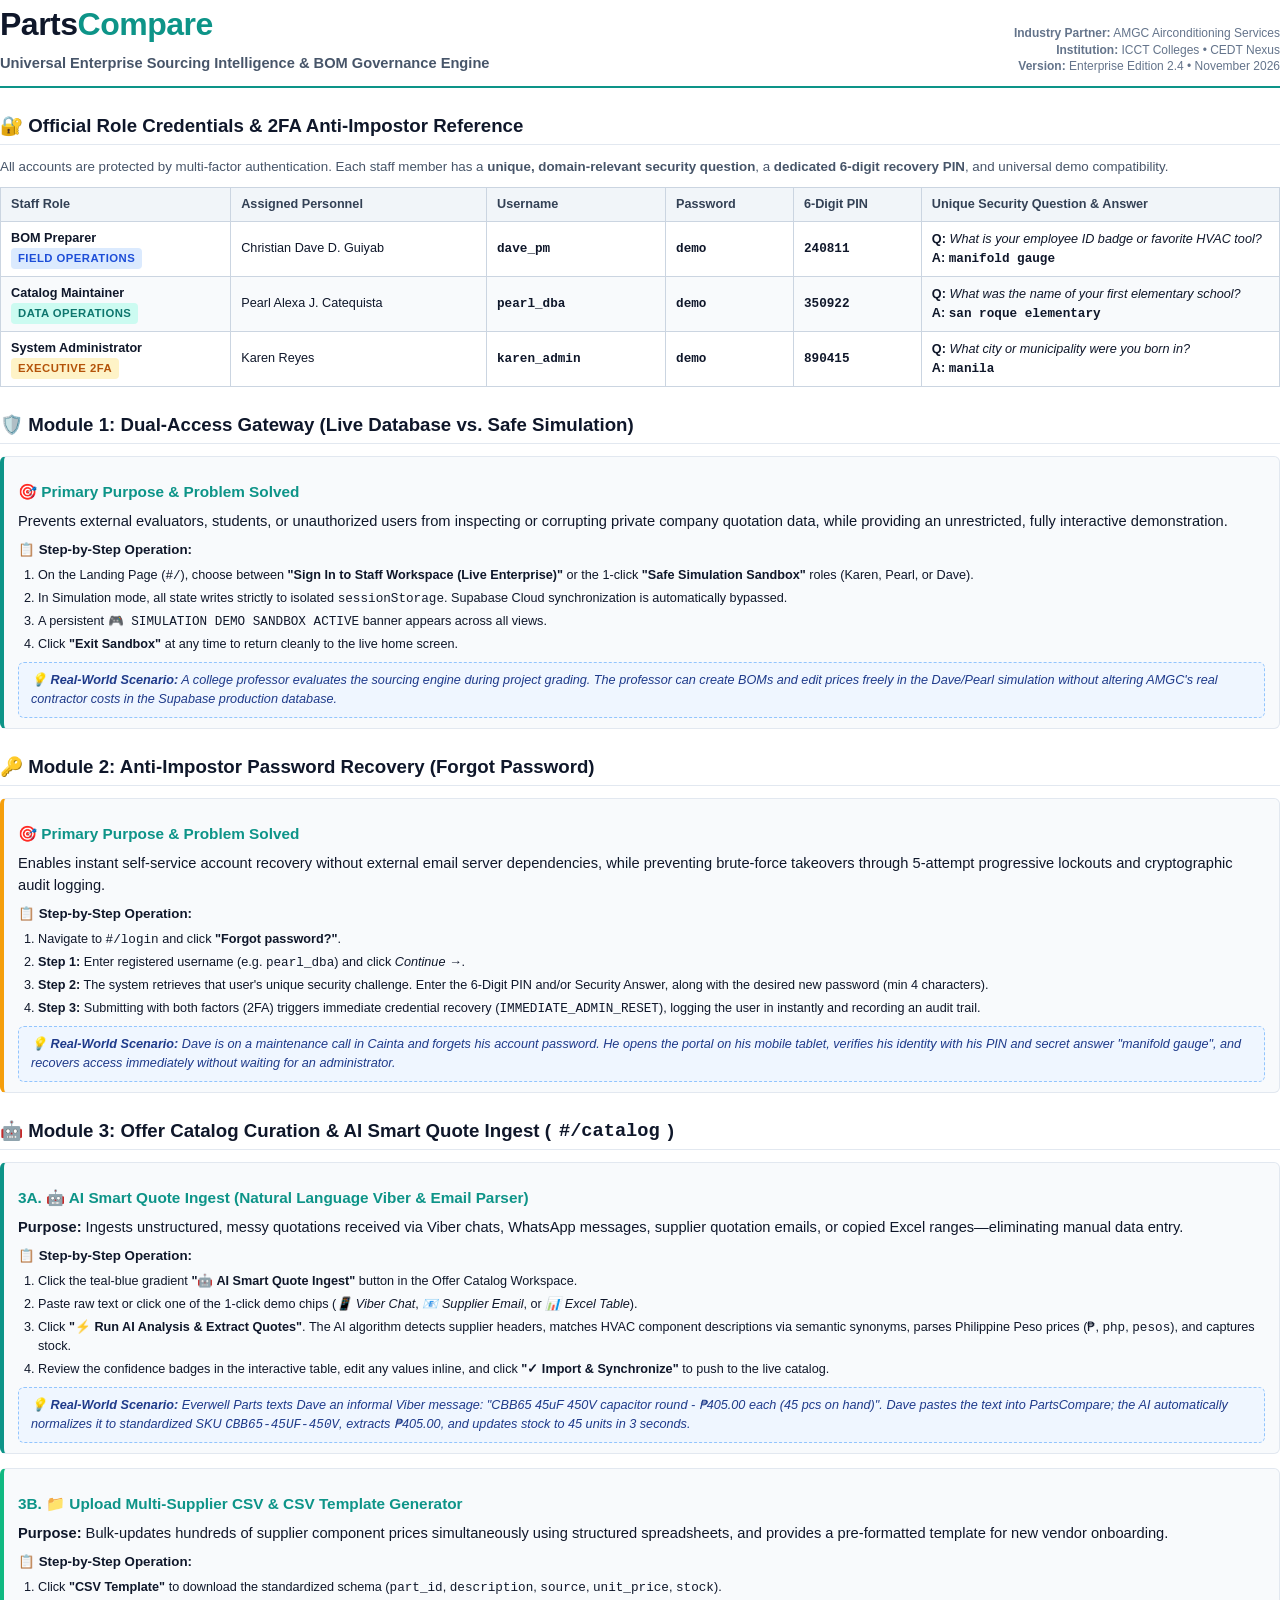
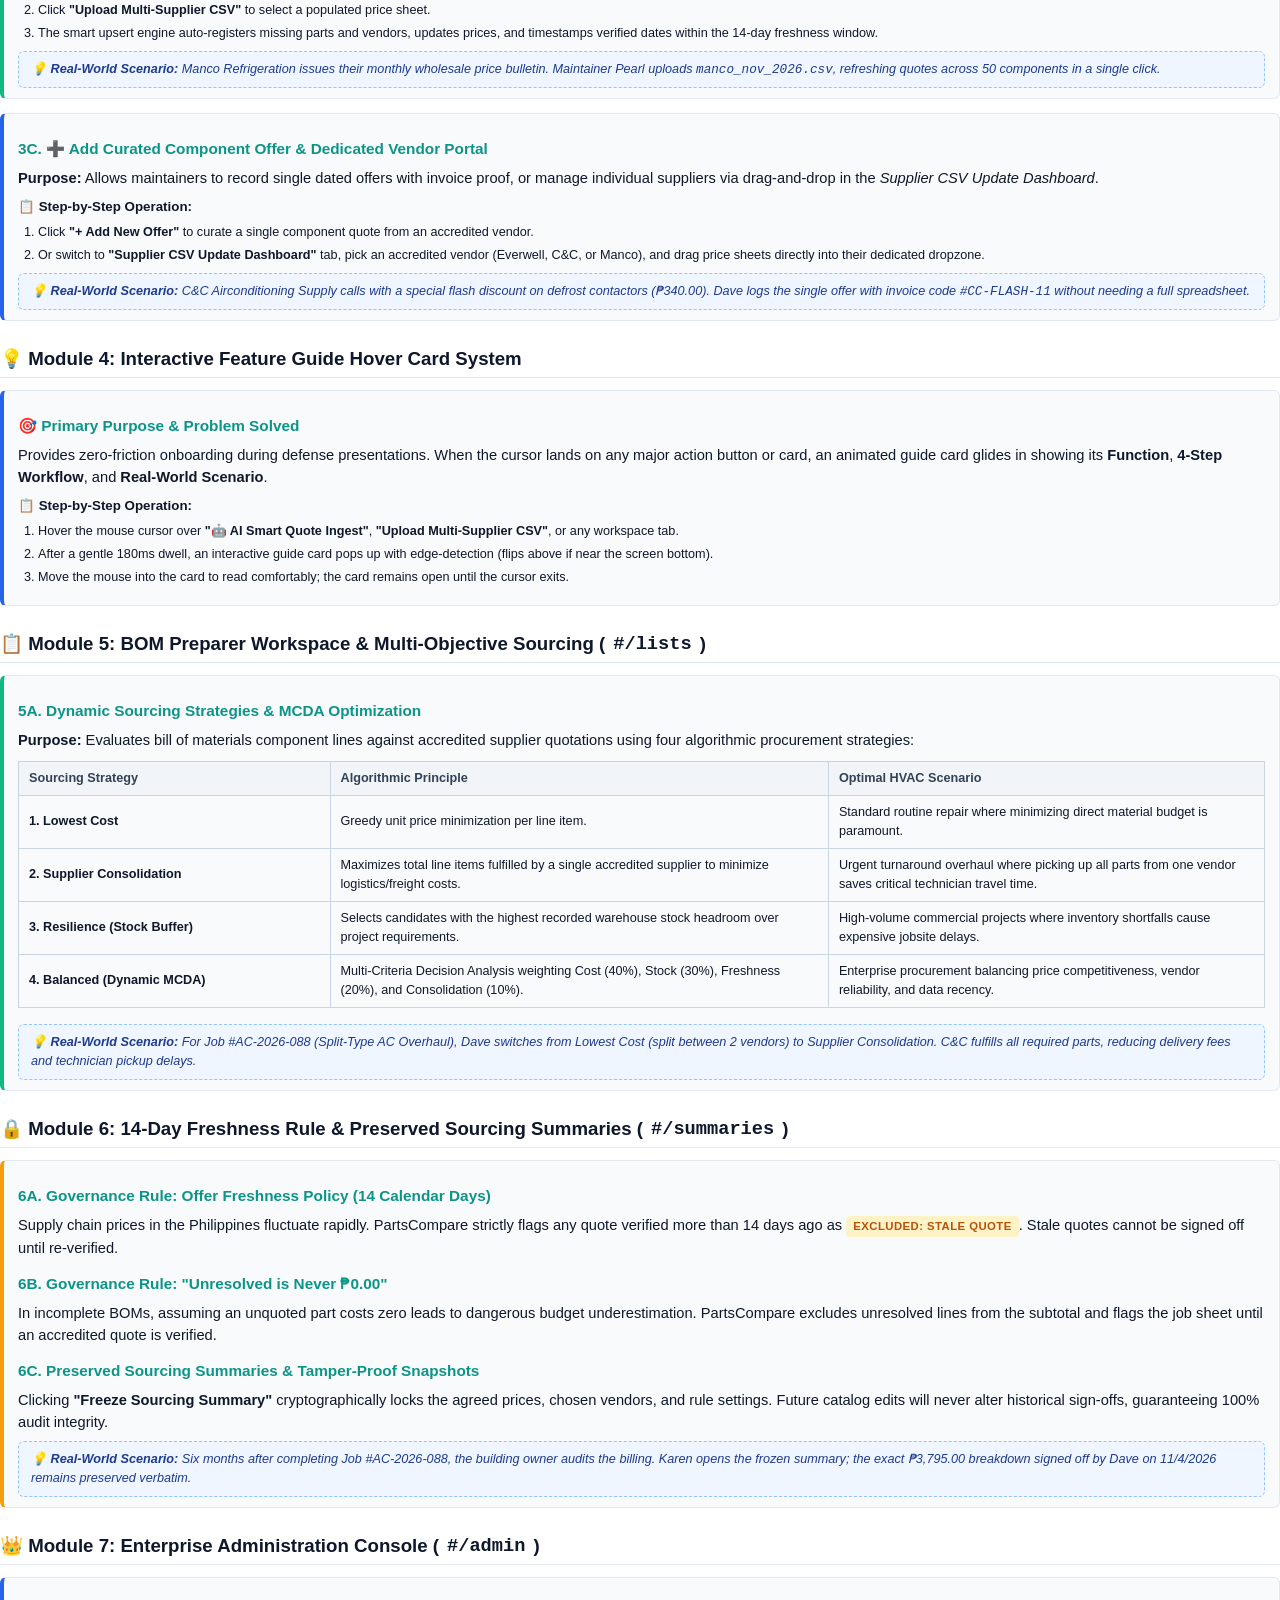
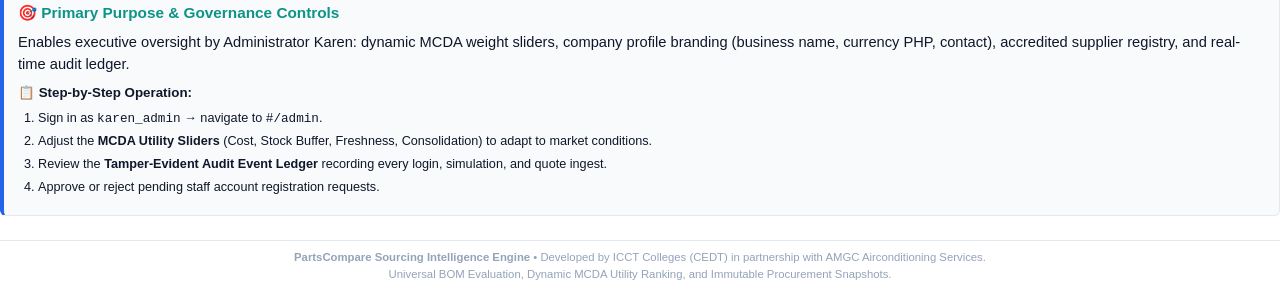
<file: PartsCompare11-04-26 550Am/PartsCompare_System_Summary_and_Credentials.html>
<!DOCTYPE html>
<html lang="en">
<head>
  <meta charset="utf-8">
  <title>PartsCompare — Enterprise System Specification & Executive Defense Manual</title>
  <style>
    @page {
      size: A4;
      margin: 18mm 16mm 18mm 16mm;
    }
    body {
      font-family: -apple-system, BlinkMacSystemFont, 'Segoe UI', Roboto, Helvetica, Arial, sans-serif;
      color: #0F172A;
      background: #FFFFFF;
      line-height: 1.5;
      font-size: 11pt;
      margin: 0;
      padding: 0;
    }
    .header-box {
      border-bottom: 2px solid #0D9488;
      padding-bottom: 12px;
      margin-bottom: 20px;
      display: flex;
      justify-content: space-between;
      align-items: flex-end;
    }
    .brand-title {
      font-size: 24pt;
      font-weight: 800;
      color: #0F172A;
      margin: 0;
      letter-spacing: -0.5px;
    }
    .brand-title span {
      color: #0D9488;
    }
    .sub-title {
      font-size: 11pt;
      color: #475569;
      margin: 4px 0 0;
      font-weight: 600;
    }
    .meta-tag {
      text-align: right;
      font-size: 9pt;
      color: #64748B;
      line-height: 1.35;
    }
    h2 {
      font-size: 14pt;
      font-weight: 700;
      color: #0F172A;
      border-bottom: 1.5px solid #E2E8F0;
      padding-bottom: 4px;
      margin-top: 24px;
      margin-bottom: 12px;
      display: flex;
      align-items: center;
      gap: 8px;
    }
    h3 {
      font-size: 11.5pt;
      font-weight: 700;
      color: #0D9488;
      margin-top: 14px;
      margin-bottom: 6px;
    }
    p {
      margin: 0 0 8px;
    }
    .badge {
      display: inline-block;
      padding: 2px 7px;
      border-radius: 4px;
      font-size: 8.5pt;
      font-weight: 700;
      text-transform: uppercase;
      letter-spacing: 0.04em;
    }
    .badge-teal { background: #CCFBF1; color: #0F766E; }
    .badge-blue { background: #DBEAFE; color: #1D4ED8; }
    .badge-amber { background: #FEF3C7; color: #B45309; }
    .badge-green { background: #DCFCE7; color: #15803D; }

    table {
      width: 100%;
      border-collapse: collapse;
      margin: 10px 0 16px;
      font-size: 9.5pt;
    }
    th, td {
      border: 1px solid #CBD5E1;
      padding: 7px 10px;
      text-align: left;
    }
    th {
      background: #F1F5F9;
      font-weight: 700;
      color: #334155;
    }
    tr:nth-child(even) td {
      background: #F8FAFC;
    }
    .mono {
      font-family: 'Consolas', 'Courier New', monospace;
      font-weight: 700;
      color: #0F172A;
    }
    .card-block {
      background: #F8FAFC;
      border: 1px solid #E2E8F0;
      border-left: 4px solid #0D9488;
      border-radius: 6px;
      padding: 10px 14px;
      margin-bottom: 14px;
      page-break-inside: avoid;
    }
    .card-block.amber {
      border-left-color: #F59E0B;
    }
    .card-block.blue {
      border-left-color: #2563EB;
    }
    .card-block.green {
      border-left-color: #10B981;
    }
    .steps-list {
      margin: 6px 0 8px;
      padding-left: 20px;
      font-size: 9.5pt;
    }
    .steps-list li {
      margin-bottom: 4px;
    }
    .scenario-box {
      background: #EFF6FF;
      border: 1px dashed #93C5FD;
      border-radius: 6px;
      padding: 8px 12px;
      font-size: 9.5pt;
      color: #1E3A8A;
      margin-top: 8px;
      font-style: italic;
    }
    .page-break {
      page-break-before: always;
    }
    .footer-note {
      text-align: center;
      font-size: 8.5pt;
      color: #94A3B8;
      margin-top: 24px;
      border-top: 1px solid #E2E8F0;
      padding-top: 8px;
    }
  </style>
</head>
<body>

  <!-- ==================== HEADER ==================== -->
  <div class="header-box">
    <div>
      <h1 class="brand-title">Parts<span>Compare</span></h1>
      <p class="sub-title">Universal Enterprise Sourcing Intelligence &amp; BOM Governance Engine</p>
    </div>
    <div class="meta-tag">
      <strong>Industry Partner:</strong> AMGC Airconditioning Services<br>
      <strong>Institution:</strong> ICCT Colleges &bull; CEDT Nexus<br>
      <strong>Version:</strong> Enterprise Edition 2.4 &bull; November 2026
    </div>
  </div>

  <!-- ==================== EXECUTIVE CREDENTIALS ==================== -->
  <h2>🔐 Official Role Credentials &amp; 2FA Anti-Impostor Reference</h2>
  <p style="font-size:10pt; color:#475569;">
    All accounts are protected by multi-factor authentication. Each staff member has a <strong>unique, domain-relevant security question</strong>, a <strong>dedicated 6-digit recovery PIN</strong>, and universal demo compatibility.
  </p>

  <table>
    <thead>
      <tr>
        <th style="width:18%;">Staff Role</th>
        <th style="width:20%;">Assigned Personnel</th>
        <th style="width:14%;">Username</th>
        <th style="width:10%;">Password</th>
        <th style="width:10%;">6-Digit PIN</th>
        <th style="width:28%;">Unique Security Question &amp; Answer</th>
      </tr>
    </thead>
    <tbody>
      <tr>
        <td><strong>BOM Preparer</strong><br><span class="badge badge-blue">Field Operations</span></td>
        <td>Christian Dave D. Guiyab</td>
        <td><span class="mono">dave_pm</span></td>
        <td><span class="mono">demo</span></td>
        <td><span class="mono">240811</span></td>
        <td>
          <strong>Q:</strong> <em>What is your employee ID badge or favorite HVAC tool?</em><br>
          <strong>A:</strong> <span class="mono">manifold gauge</span>
        </td>
      </tr>
      <tr>
        <td><strong>Catalog Maintainer</strong><br><span class="badge badge-teal">Data Operations</span></td>
        <td>Pearl Alexa J. Catequista</td>
        <td><span class="mono">pearl_dba</span></td>
        <td><span class="mono">demo</span></td>
        <td><span class="mono">350922</span></td>
        <td>
          <strong>Q:</strong> <em>What was the name of your first elementary school?</em><br>
          <strong>A:</strong> <span class="mono">san roque elementary</span>
        </td>
      </tr>
      <tr>
        <td><strong>System Administrator</strong><br><span class="badge badge-amber">Executive 2FA</span></td>
        <td>Karen Reyes</td>
        <td><span class="mono">karen_admin</span></td>
        <td><span class="mono">demo</span></td>
        <td><span class="mono">890415</span></td>
        <td>
          <strong>Q:</strong> <em>What city or municipality were you born in?</em><br>
          <strong>A:</strong> <span class="mono">manila</span>
        </td>
      </tr>
    </tbody>
  </table>

  <!-- ==================== MODULE 1 ==================== -->
  <h2>🛡️ Module 1: Dual-Access Gateway (Live Database vs. Safe Simulation)</h2>
  <div class="card-block teal">
    <h3>🎯 Primary Purpose &amp; Problem Solved</h3>
    <p>Prevents external evaluators, students, or unauthorized users from inspecting or corrupting private company quotation data, while providing an unrestricted, fully interactive demonstration.</p>
    
    <div style="font-weight:700; margin-top:6px; font-size:10pt;">📋 Step-by-Step Operation:</div>
    <ol class="steps-list">
      <li>On the Landing Page (<code>#/</code>), choose between <strong>"Sign In to Staff Workspace (Live Enterprise)"</strong> or the 1-click <strong>"Safe Simulation Sandbox"</strong> roles (Karen, Pearl, or Dave).</li>
      <li>In Simulation mode, all state writes strictly to isolated <code>sessionStorage</code>. Supabase Cloud synchronization is automatically bypassed.</li>
      <li>A persistent <code>🎮 SIMULATION DEMO SANDBOX ACTIVE</code> banner appears across all views.</li>
      <li>Click <strong>"Exit Sandbox"</strong> at any time to return cleanly to the live home screen.</li>
    </ol>

    <div class="scenario-box">
      <strong>💡 Real-World Scenario:</strong> A college professor evaluates the sourcing engine during project grading. The professor can create BOMs and edit prices freely in the Dave/Pearl simulation without altering AMGC's real contractor costs in the Supabase production database.
    </div>
  </div>

  <!-- ==================== MODULE 2 ==================== -->
  <h2>🔑 Module 2: Anti-Impostor Password Recovery (Forgot Password)</h2>
  <div class="card-block amber">
    <h3>🎯 Primary Purpose &amp; Problem Solved</h3>
    <p>Enables instant self-service account recovery without external email server dependencies, while preventing brute-force takeovers through 5-attempt progressive lockouts and cryptographic audit logging.</p>

    <div style="font-weight:700; margin-top:6px; font-size:10pt;">📋 Step-by-Step Operation:</div>
    <ol class="steps-list">
      <li>Navigate to <code>#/login</code> and click <strong>"Forgot password?"</strong>.</li>
      <li><strong>Step 1:</strong> Enter registered username (e.g. <code>pearl_dba</code>) and click <em>Continue &rarr;</em>.</li>
      <li><strong>Step 2:</strong> The system retrieves that user's unique security challenge. Enter the 6-Digit PIN and/or Security Answer, along with the desired new password (min 4 characters).</li>
      <li><strong>Step 3:</strong> Submitting with both factors (2FA) triggers immediate credential recovery (<code>IMMEDIATE_ADMIN_RESET</code>), logging the user in instantly and recording an audit trail.</li>
    </ol>

    <div class="scenario-box">
      <strong>💡 Real-World Scenario:</strong> Dave is on a maintenance call in Cainta and forgets his account password. He opens the portal on his mobile tablet, verifies his identity with his PIN and secret answer <em>"manifold gauge"</em>, and recovers access immediately without waiting for an administrator.
    </div>
  </div>

  <div class="page-break"></div>

  <!-- ==================== MODULE 3 ==================== -->
  <h2>🤖 Module 3: Offer Catalog Curation &amp; AI Smart Quote Ingest (<code>#/catalog</code>)</h2>

  <!-- 3A -->
  <div class="card-block teal">
    <h3>3A. 🤖 AI Smart Quote Ingest (Natural Language Viber &amp; Email Parser)</h3>
    <p><strong>Purpose:</strong> Ingests unstructured, messy quotations received via Viber chats, WhatsApp messages, supplier quotation emails, or copied Excel ranges—eliminating manual data entry.</p>
    <div style="font-weight:700; font-size:10pt;">📋 Step-by-Step Operation:</div>
    <ol class="steps-list">
      <li>Click the teal-blue gradient <strong>"🤖 AI Smart Quote Ingest"</strong> button in the Offer Catalog Workspace.</li>
      <li>Paste raw text or click one of the 1-click demo chips (<em>📱 Viber Chat</em>, <em>📧 Supplier Email</em>, or <em>📊 Excel Table</em>).</li>
      <li>Click <strong>"⚡ Run AI Analysis &amp; Extract Quotes"</strong>. The AI algorithm detects supplier headers, matches HVAC component descriptions via semantic synonyms, parses Philippine Peso prices (<code>₱</code>, <code>php</code>, <code>pesos</code>), and captures stock.</li>
      <li>Review the confidence badges in the interactive table, edit any values inline, and click <strong>"✓ Import &amp; Synchronize"</strong> to push to the live catalog.</li>
    </ol>
    <div class="scenario-box">
      <strong>💡 Real-World Scenario:</strong> Everwell Parts texts Dave an informal Viber message: <em>"CBB65 45uF 450V capacitor round - ₱405.00 each (45 pcs on hand)"</em>. Dave pastes the text into PartsCompare; the AI automatically normalizes it to standardized SKU <code>CBB65-45UF-450V</code>, extracts ₱405.00, and updates stock to 45 units in 3 seconds.
    </div>
  </div>

  <!-- 3B -->
  <div class="card-block green">
    <h3>3B. 📁 Upload Multi-Supplier CSV &amp; CSV Template Generator</h3>
    <p><strong>Purpose:</strong> Bulk-updates hundreds of supplier component prices simultaneously using structured spreadsheets, and provides a pre-formatted template for new vendor onboarding.</p>
    <div style="font-weight:700; font-size:10pt;">📋 Step-by-Step Operation:</div>
    <ol class="steps-list">
      <li>Click <strong>"CSV Template"</strong> to download the standardized schema (<code>part_id</code>, <code>description</code>, <code>source</code>, <code>unit_price</code>, <code>stock</code>).</li>
      <li>Click <strong>"Upload Multi-Supplier CSV"</strong> to select a populated price sheet.</li>
      <li>The smart upsert engine auto-registers missing parts and vendors, updates prices, and timestamps verified dates within the 14-day freshness window.</li>
    </ol>
    <div class="scenario-box">
      <strong>💡 Real-World Scenario:</strong> Manco Refrigeration issues their monthly wholesale price bulletin. Maintainer Pearl uploads <code>manco_nov_2026.csv</code>, refreshing quotes across 50 components in a single click.
    </div>
  </div>

  <!-- 3C -->
  <div class="card-block blue">
    <h3>3C. ➕ Add Curated Component Offer &amp; Dedicated Vendor Portal</h3>
    <p><strong>Purpose:</strong> Allows maintainers to record single dated offers with invoice proof, or manage individual suppliers via drag-and-drop in the <em>Supplier CSV Update Dashboard</em>.</p>
    <div style="font-weight:700; font-size:10pt;">📋 Step-by-Step Operation:</div>
    <ol class="steps-list">
      <li>Click <strong>"+ Add New Offer"</strong> to curate a single component quote from an accredited vendor.</li>
      <li>Or switch to <strong>"Supplier CSV Update Dashboard"</strong> tab, pick an accredited vendor (Everwell, C&amp;C, or Manco), and drag price sheets directly into their dedicated dropzone.</li>
    </ol>
    <div class="scenario-box">
      <strong>💡 Real-World Scenario:</strong> C&C Airconditioning Supply calls with a special flash discount on defrost contactors (₱340.00). Dave logs the single offer with invoice code <code>#CC-FLASH-11</code> without needing a full spreadsheet.
    </div>
  </div>

  <!-- ==================== MODULE 4 ==================== -->
  <h2>💡 Module 4: Interactive Feature Guide Hover Card System</h2>
  <div class="card-block blue">
    <h3>🎯 Primary Purpose &amp; Problem Solved</h3>
    <p>Provides zero-friction onboarding during defense presentations. When the cursor lands on any major action button or card, an animated guide card glides in showing its <strong>Function</strong>, <strong>4-Step Workflow</strong>, and <strong>Real-World Scenario</strong>.</p>
    <div style="font-weight:700; font-size:10pt;">📋 Step-by-Step Operation:</div>
    <ol class="steps-list">
      <li>Hover the mouse cursor over <strong>"🤖 AI Smart Quote Ingest"</strong>, <strong>"Upload Multi-Supplier CSV"</strong>, or any workspace tab.</li>
      <li>After a gentle 180ms dwell, an interactive guide card pops up with edge-detection (flips above if near the screen bottom).</li>
      <li>Move the mouse into the card to read comfortably; the card remains open until the cursor exits.</li>
    </ol>
  </div>

  <div class="page-break"></div>

  <!-- ==================== MODULE 5 & 6 ==================== -->
  <h2>📋 Module 5: BOM Preparer Workspace &amp; Multi-Objective Sourcing (<code>#/lists</code>)</h2>
  <div class="card-block green">
    <h3>5A. Dynamic Sourcing Strategies &amp; MCDA Optimization</h3>
    <p><strong>Purpose:</strong> Evaluates bill of materials component lines against accredited supplier quotations using four algorithmic procurement strategies:</p>
    <table>
      <thead>
        <tr>
          <th style="width:25%;">Sourcing Strategy</th>
          <th style="width:40%;">Algorithmic Principle</th>
          <th style="width:35%;">Optimal HVAC Scenario</th>
        </tr>
      </thead>
      <tbody>
        <tr>
          <td><strong>1. Lowest Cost</strong></td>
          <td>Greedy unit price minimization per line item.</td>
          <td>Standard routine repair where minimizing direct material budget is paramount.</td>
        </tr>
        <tr>
          <td><strong>2. Supplier Consolidation</strong></td>
          <td>Maximizes total line items fulfilled by a single accredited supplier to minimize logistics/freight costs.</td>
          <td>Urgent turnaround overhaul where picking up all parts from one vendor saves critical technician travel time.</td>
        </tr>
        <tr>
          <td><strong>3. Resilience (Stock Buffer)</strong></td>
          <td>Selects candidates with the highest recorded warehouse stock headroom over project requirements.</td>
          <td>High-volume commercial projects where inventory shortfalls cause expensive jobsite delays.</td>
        </tr>
        <tr>
          <td><strong>4. Balanced (Dynamic MCDA)</strong></td>
          <td>Multi-Criteria Decision Analysis weighting Cost (40%), Stock (30%), Freshness (20%), and Consolidation (10%).</td>
          <td>Enterprise procurement balancing price competitiveness, vendor reliability, and data recency.</td>
        </tr>
      </tbody>
    </table>

    <div class="scenario-box">
      <strong>💡 Real-World Scenario:</strong> For Job #AC-2026-088 (Split-Type AC Overhaul), Dave switches from <em>Lowest Cost</em> (split between 2 vendors) to <em>Supplier Consolidation</em>. C&C fulfills all required parts, reducing delivery fees and technician pickup delays.
    </div>
  </div>

  <!-- ==================== MODULE 7 ==================== -->
  <h2>🔒 Module 6: 14-Day Freshness Rule &amp; Preserved Sourcing Summaries (<code>#/summaries</code>)</h2>
  <div class="card-block amber">
    <h3>6A. Governance Rule: Offer Freshness Policy (14 Calendar Days)</h3>
    <p>Supply chain prices in the Philippines fluctuate rapidly. PartsCompare strictly flags any quote verified more than 14 days ago as <span class="badge badge-amber">Excluded: Stale Quote</span>. Stale quotes cannot be signed off until re-verified.</p>

    <h3>6B. Governance Rule: "Unresolved is Never ₱0.00"</h3>
    <p>In incomplete BOMs, assuming an unquoted part costs zero leads to dangerous budget underestimation. PartsCompare excludes unresolved lines from the subtotal and flags the job sheet until an accredited quote is verified.</p>

    <h3>6C. Preserved Sourcing Summaries &amp; Tamper-Proof Snapshots</h3>
    <p>Clicking <strong>"Freeze Sourcing Summary"</strong> cryptographically locks the agreed prices, chosen vendors, and rule settings. Future catalog edits will never alter historical sign-offs, guaranteeing 100% audit integrity.</p>

    <div class="scenario-box">
      <strong>💡 Real-World Scenario:</strong> Six months after completing Job #AC-2026-088, the building owner audits the billing. Karen opens the frozen summary; the exact ₱3,795.00 breakdown signed off by Dave on 11/4/2026 remains preserved verbatim.
    </div>
  </div>

  <!-- ==================== MODULE 8 ==================== -->
  <h2>👑 Module 7: Enterprise Administration Console (<code>#/admin</code>)</h2>
  <div class="card-block blue">
    <h3>🎯 Primary Purpose &amp; Governance Controls</h3>
    <p>Enables executive oversight by Administrator Karen: dynamic MCDA weight sliders, company profile branding (business name, currency PHP, contact), accredited supplier registry, and real-time audit ledger.</p>
    <div style="font-weight:700; font-size:10pt;">📋 Step-by-Step Operation:</div>
    <ol class="steps-list">
      <li>Sign in as <code>karen_admin</code> &rarr; navigate to <code>#/admin</code>.</li>
      <li>Adjust the <strong>MCDA Utility Sliders</strong> (Cost, Stock Buffer, Freshness, Consolidation) to adapt to market conditions.</li>
      <li>Review the <strong>Tamper-Evident Audit Event Ledger</strong> recording every login, simulation, and quote ingest.</li>
      <li>Approve or reject pending staff account registration requests.</li>
    </ol>
  </div>

  <!-- ==================== FOOTER ==================== -->
  <div class="footer-note">
    <strong>PartsCompare Sourcing Intelligence Engine</strong> &bull; Developed by ICCT Colleges (CEDT) in partnership with AMGC Airconditioning Services.<br>
    Universal BOM Evaluation, Dynamic MCDA Utility Ranking, and Immutable Procurement Snapshots.
  </div>

</body>
</html>
</file>
